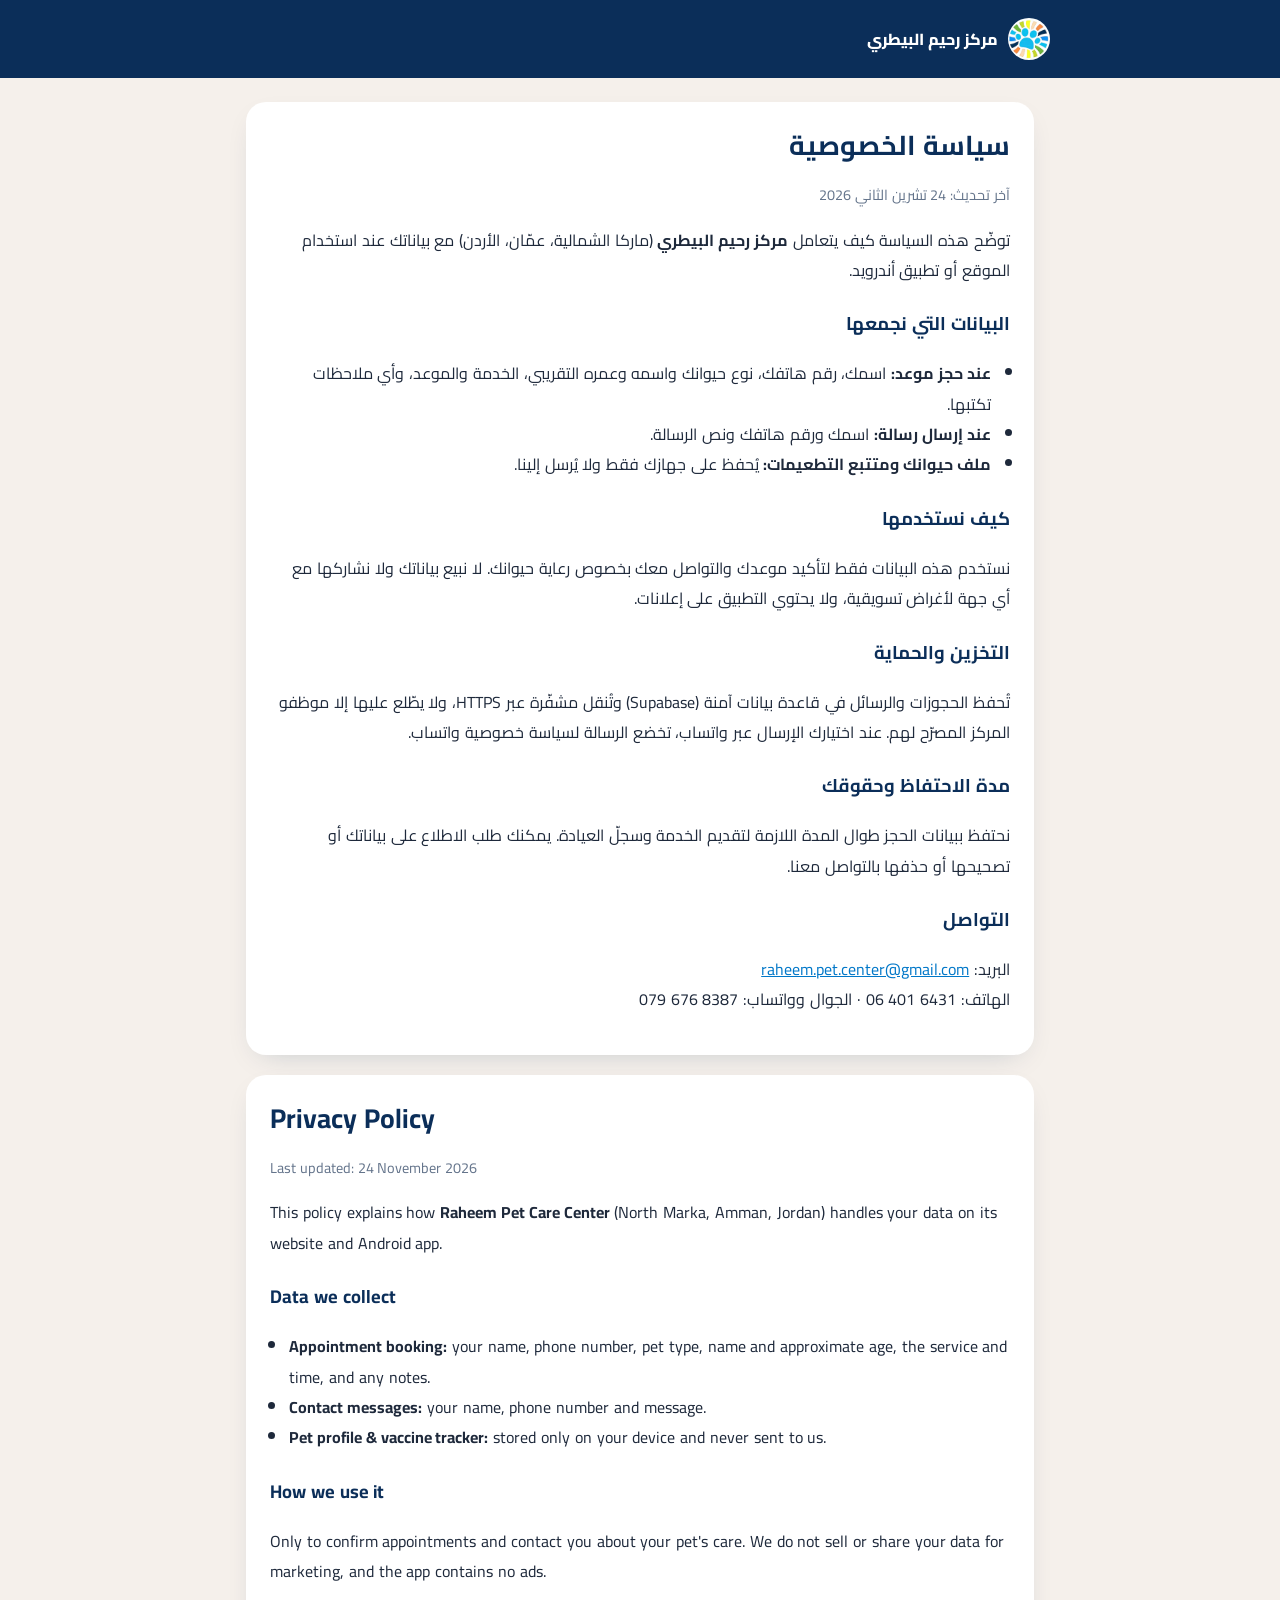
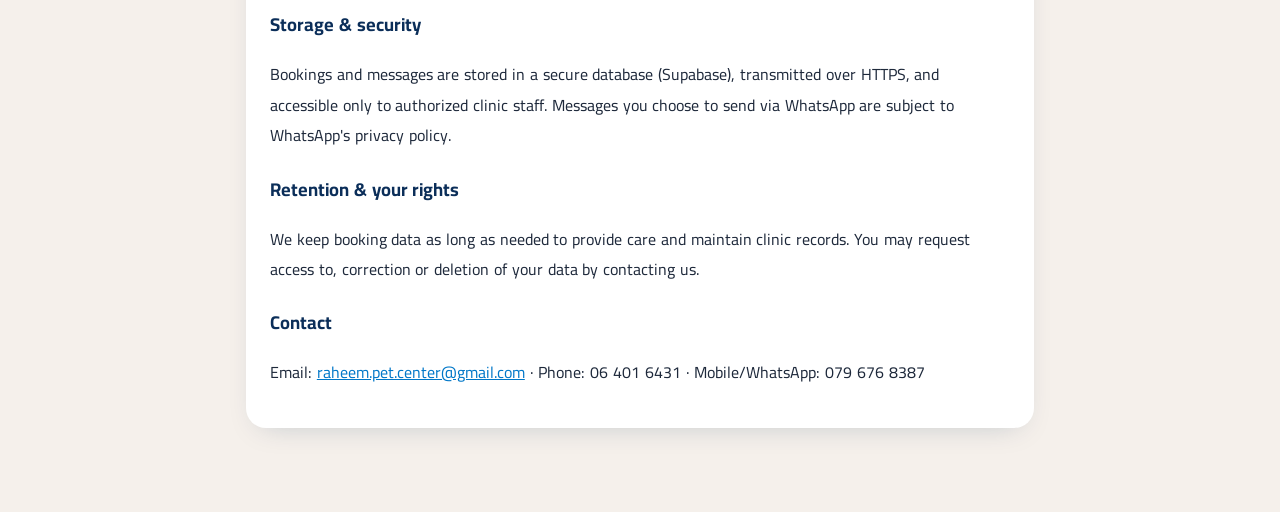
<file: privacy.html>
<!doctype html>
<html lang="ar" dir="rtl">
<head>
  <meta charset="utf-8">
  <meta name="viewport" content="width=device-width, initial-scale=1">
  <title>سياسة الخصوصية | مركز رحيم البيطري</title>
  <meta name="description" content="سياسة الخصوصية لموقع وتطبيق مركز رحيم البيطري - Raheem Pet Care Center Privacy Policy">
  <link rel="icon" href="images/icons/icon-192.png" type="image/png">
  <link href="https://fonts.googleapis.com/css2?family=Cairo:wght@400;600;700;800&display=swap" rel="stylesheet">
  <style>
    :root { --brand: #0077C8; --navy: #0B2E59; --sand: #F5F0EB; }
    * { box-sizing: border-box; }
    body { margin: 0; font-family: Cairo, system-ui, sans-serif; background: var(--sand); color: #1e293b; line-height: 1.9; word-spacing: .05em; }
    header { background: var(--navy); color: #fff; padding: 18px 16px; }
    header a { color: #fff; text-decoration: none; display: flex; align-items: center; gap: 10px; max-width: 820px; margin: auto; font-weight: 800; }
    header img { width: 42px; height: 42px; border-radius: 50%; background: #fff; }
    main { max-width: 820px; margin: 24px auto; padding: 0 16px 40px; }
    article { background: #fff; border-radius: 20px; padding: 24px; box-shadow: 0 10px 30px -15px rgba(11,46,89,.25); margin-bottom: 20px; }
    h1 { color: var(--navy); font-size: 1.7rem; margin: 0 0 4px; line-height: 1.5; }
    h2 { color: var(--navy); font-size: 1.15rem; margin: 22px 0 6px; }
    ul { padding-inline-start: 1.2rem; }
    .muted { color: #64748b; font-size: .9rem; }
    a { color: var(--brand); }
    [lang="en"] { direction: ltr; text-align: left; }
  </style>
</head>
<body>
<header><a href="./"><img src="images/logo.jpg" alt=""><span>مركز رحيم البيطري</span></a></header>
<main>
  <article>
    <h1>سياسة الخصوصية</h1>
    <p class="muted">آخر تحديث: 24 تشرين الثاني 2026</p>
    <p>توضّح هذه السياسة كيف يتعامل <b>مركز رحيم البيطري</b> (ماركا الشمالية، عمّان، الأردن) مع بياناتك عند استخدام الموقع أو تطبيق أندرويد.</p>

    <h2>البيانات التي نجمعها</h2>
    <ul>
      <li><b>عند حجز موعد:</b> اسمك، رقم هاتفك، نوع حيوانك واسمه وعمره التقريبي، الخدمة والموعد، وأي ملاحظات تكتبها.</li>
      <li><b>عند إرسال رسالة:</b> اسمك ورقم هاتفك ونص الرسالة.</li>
      <li><b>ملف حيوانك ومتتبع التطعيمات:</b> يُحفظ على جهازك فقط ولا يُرسل إلينا.</li>
    </ul>

    <h2>كيف نستخدمها</h2>
    <p>نستخدم هذه البيانات فقط لتأكيد موعدك والتواصل معك بخصوص رعاية حيوانك. لا نبيع بياناتك ولا نشاركها مع أي جهة لأغراض تسويقية، ولا يحتوي التطبيق على إعلانات.</p>

    <h2>التخزين والحماية</h2>
    <p>تُحفظ الحجوزات والرسائل في قاعدة بيانات آمنة (Supabase) وتُنقل مشفّرة عبر HTTPS، ولا يطّلع عليها إلا موظفو المركز المصرّح لهم. عند اختيارك الإرسال عبر واتساب، تخضع الرسالة لسياسة خصوصية واتساب.</p>

    <h2>مدة الاحتفاظ وحقوقك</h2>
    <p>نحتفظ ببيانات الحجز طوال المدة اللازمة لتقديم الخدمة وسجلّ العيادة. يمكنك طلب الاطلاع على بياناتك أو تصحيحها أو حذفها بالتواصل معنا.</p>

    <h2>التواصل</h2>
    <p>البريد: <a href="mailto:raheem.pet.center@gmail.com">raheem.pet.center@gmail.com</a><br>الهاتف: <span dir="ltr">06 401 6431</span> · الجوال وواتساب: <span dir="ltr">079 676 8387</span></p>
  </article>

  <article lang="en">
    <h1>Privacy Policy</h1>
    <p class="muted">Last updated: 24 November 2026</p>
    <p>This policy explains how <b>Raheem Pet Care Center</b> (North Marka, Amman, Jordan) handles your data on its website and Android app.</p>
    <h2>Data we collect</h2>
    <ul>
      <li><b>Appointment booking:</b> your name, phone number, pet type, name and approximate age, the service and time, and any notes.</li>
      <li><b>Contact messages:</b> your name, phone number and message.</li>
      <li><b>Pet profile & vaccine tracker:</b> stored only on your device and never sent to us.</li>
    </ul>
    <h2>How we use it</h2>
    <p>Only to confirm appointments and contact you about your pet's care. We do not sell or share your data for marketing, and the app contains no ads.</p>
    <h2>Storage & security</h2>
    <p>Bookings and messages are stored in a secure database (Supabase), transmitted over HTTPS, and accessible only to authorized clinic staff. Messages you choose to send via WhatsApp are subject to WhatsApp's privacy policy.</p>
    <h2>Retention & your rights</h2>
    <p>We keep booking data as long as needed to provide care and maintain clinic records. You may request access to, correction or deletion of your data by contacting us.</p>
    <h2>Contact</h2>
    <p>Email: <a href="mailto:raheem.pet.center@gmail.com">raheem.pet.center@gmail.com</a> · Phone: 06 401 6431 · Mobile/WhatsApp: 079 676 8387</p>
  </article>
</main>
</body>
</html>
</file>
